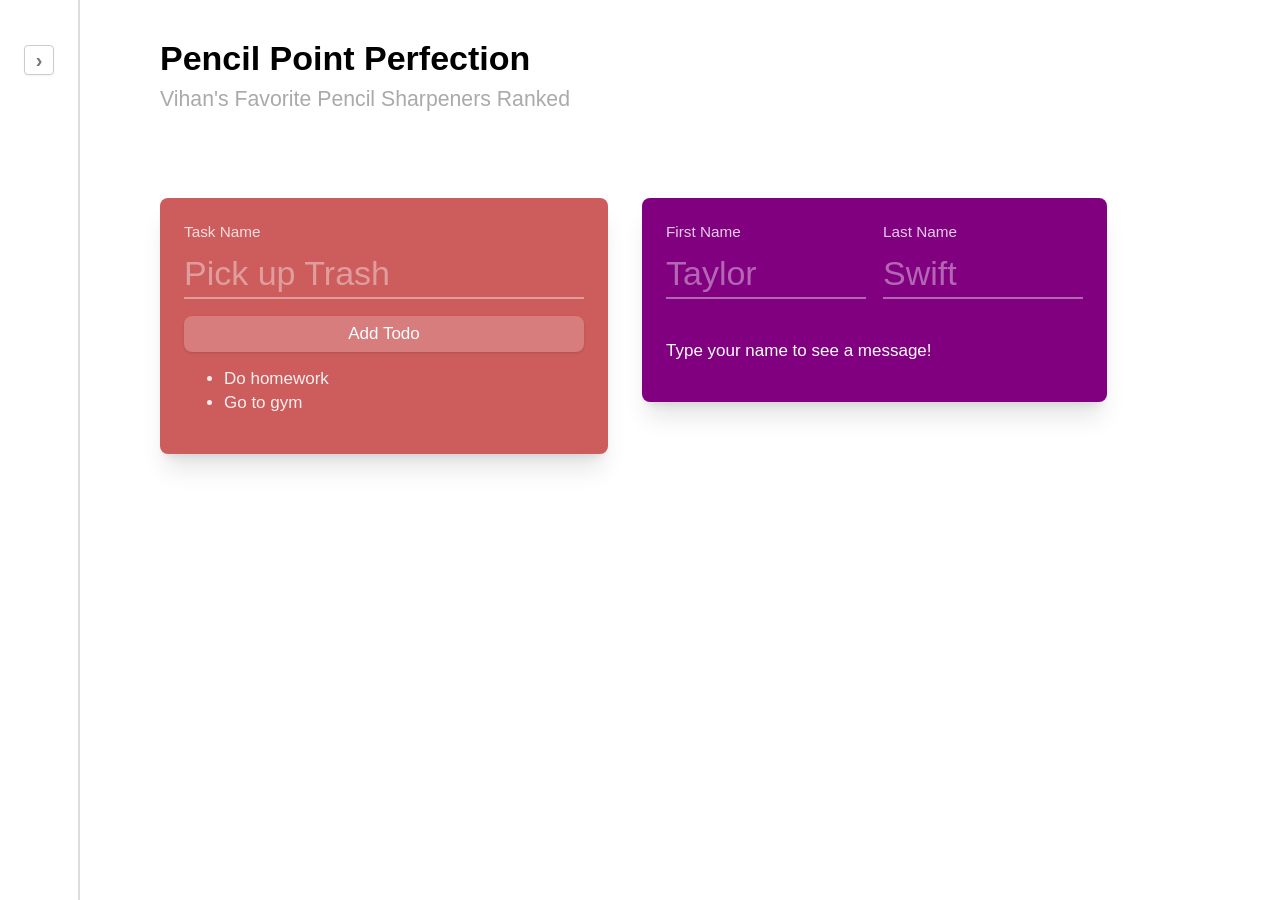
<file: index.html>
<!DOCTYPE html>
<html>
  <head>
    <meta charset="UTF-8" />
    <meta name="viewport" content="width=device-width, initial-scale=1.0" />
    <link rel="stylesheet" href="style.css" />
    <script src="script.js" type="text/javascript"></script>
    <title>Vitamin 3: CSS Layout</title>
  </head>
  <body>
    <aside id="sidebar" data-testid="sidebar">
      <div>
        <div>
          <button id="sidebar-button" data-testid="sidebar-button">›</button>
        </div>
        <div>
          <h3>Pencil Sharpeners</h3>
          <ul>
            <li><a>Prisma Premier</a></li>
            <li><a>Staedtler Mars 501</a></li>
            <li><a>Carl Angel-5</a></li>
          </ul>
        </div>
      </div>
    </aside>
    <main>
      <h1>Pencil Point Perfection</h1>
      <h2>Vihan's Favorite Pencil Sharpeners Ranked</h2>

      <div class="exercises">
        <div class="exercise exercise-1">
          <div>
            <label for="task-name">Task Name</label>
            <input
              type="text"
              id="task-name"
              name="task-name"
              placeholder="Pick up Trash"
            />
          </div>
          <button id="add-todo" data-testid="add-todo">Add Todo</button>
          <ul id="todo-list">
            <li>Do homework</li>
            <li>Go to gym</li>
          </ul>
        </div>
        <div class="exercise exercise-2">
          <div>
            <label for="first-name">First Name</label>
            <input
              type="text"
              id="first-name"
              name="first-name"
              placeholder="Taylor"
            />
          </div>
          <div>
            <label for="last-name">Last Name</label>
            <input
              type="text"
              id="last-name"
              name="last-name"
              placeholder="Swift"
            />
          </div>
          <p id="message" data-testid="message">
            Type your name to see a message!
          </p>
        </div>
      </div>
    </main>
  </body>
</html>
</file>
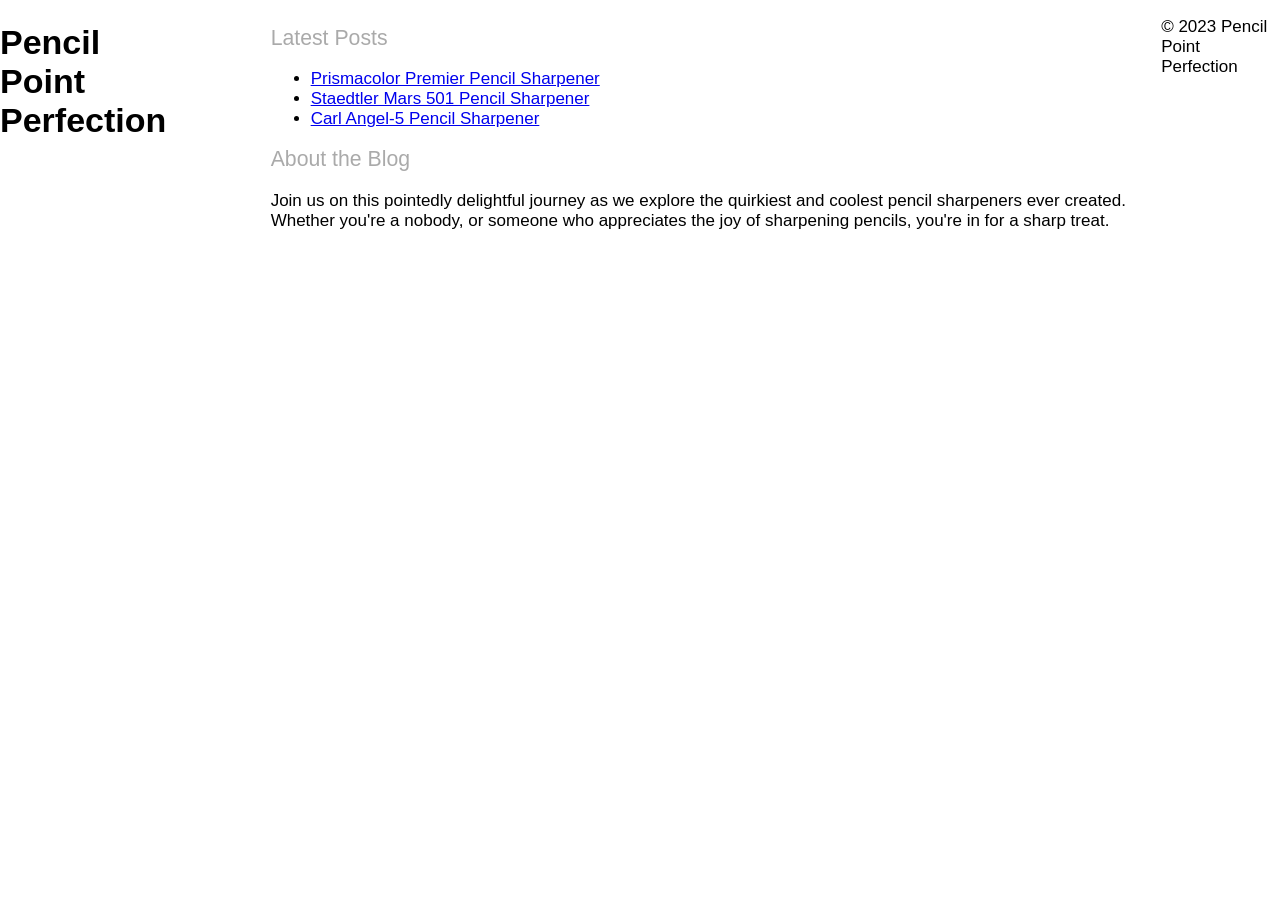
<file: pencil.html>
<!DOCTYPE html>
<html>
  <head>
    <title>Pencil Point Perfection: Vihan's Favorite Pencil Sharpeners</title>
    <link rel="stylesheet" href="style.css">
  </head>
  <body>
    <h1>Pencil Point Perfection</h1>
    <main>
      <section>
        <h2>Latest Posts</h2>
        <ul>
          <li>
            <a href="#">Prismacolor Premier Pencil Sharpener</a>
          </li>
          <li>
            <a href="#">Staedtler Mars 501 Pencil Sharpener</a>
          </li>
          <li>
            <a href="#">Carl Angel-5 Pencil Sharpener</a>
          </li>
        </ul>
      </section>
      <section>
        <h2>About the Blog</h2>
        <p>
          Join us on this pointedly delightful journey as we explore the
          quirkiest and coolest pencil sharpeners ever created. Whether you're a
          nobody, or someone who appreciates the joy of sharpening pencils,
          you're in for a sharp treat.
        </p>
      </section>
    </main>
    <footer>
      <p>&copy; 2023 Pencil Point Perfection</p>
    </footer>
  </body>

</html>
</file>
<file: style.css>
/** Global Styles */
* {
  box-sizing: border-box;
}

html,
body {
  font-family: -apple-system, BlinkMacSystemFont, "Segoe UI", Roboto, Helvetica,
    Arial, sans-serif, "Apple Color Emoji", "Segoe UI Emoji", "Segoe UI Symbol";
  width: 100%;
  height: 100%;
  margin: 0;
  padding: 0;
  font-size: 17px;
}

/** Layout Styles */
body {
  display: flex;
  flex-direction: row;
}

/** Main Styles */
main {
  padding: 16px;
  padding-left: 80px;
  position: relative;
}

h1 {
  margin-bottom: 0;
}

h2 {
  font-weight: normal;
  color: #aaa;
  font-size: 1.25rem;
  line-height: 1.3;
  margin: 0.5rem 0;
}

/** Button */
#sidebar-button {
  position: absolute;
  left: 24px;
  top: 45px;

  width: 30px;
  height: 30px;
  margin: 0;
  padding: 0;

  color: #777;
  background: #fff;
  border: 1px solid #ccc;
  outline: none;

  font-size: 20px;
  font-weight: bold;

  border-radius: 4px;
  box-shadow: 0 1px 2px 0 rgb(0 0 0 / 0.05);

  transition: background 0.1s ease-out;
  cursor: pointer;
}

#sidebar-button:hover {
  background: #efefef;
}

#sidebar-button:active {
  background: #eee;
}

/** Sidebar Styles */
aside {
  border-right: 2px solid #ddd;

  position: relative;

  width: 80px;
  overflow: hidden;
  transition: 0.3s ease width;
}

aside > div {
  position: absolute;
  width: 280px;
  display: flex;
  flex-direction: row;
}

aside > div > div {
  padding: 32px 28px;
}

aside.opened {
  width: 280px;
}

h3 {
  font-size: 1rem;
  font-weight: 500;
}

aside ul {
  list-style-type: none;
  margin: 0;
  padding: 0;

  font-size: 1rem;
}

aside ul > li {
  margin: 8px 0;
}

aside ul > li a {
  color: #aaa;
  transition: color 0.1s ease-in;
  cursor: pointer;
}

aside ul > li a:hover {
  color: purple;
}

/** Inputs */
.exercises {
  margin-top: 50px;
  display: flex;
  flex-wrap: wrap;
  align-items: flex-start;
}

.exercise {
  box-shadow: 0 20px 25px -5px rgb(0 0 0 / 0.1),
    0 8px 10px -6px rgb(0 0 0 / 0.1);

  margin-top: 2rem;
  margin-right: 2rem;
  padding: 24px 24px;
  border-radius: 8px;

  background: black;
  color: white;
}

.exercise ul {
  color: rgba(255, 255, 255, 0.9);
  margin: 1rem 0;
}

.exercise ul > li {
  margin: 4px 0;
}

/** Exercise 1 */
.exercise-1 {
  background: indianred;
}

.exercise-1 input[type="text"] {
  width: 400px;
}

/** Exercise 2 */
.exercise-2 {
  background: purple;
  display: inline-grid;
  grid-template-columns: 1fr 1fr;
  grid-template-rows: auto auto;
  gap: 1em 1em;
  grid-template-areas:
    "input1 input2"
    "output output";
}

.exercise-2 > :nth-child(1) {
  grid-area: input1;
}

.exercise-2 > :nth-child(2) {
  grid-area: input2;
}

.exercise-2 > :nth-child(3) {
  grid-area: output;
}

/** Inputs */
label {
  font-size: 0.9rem;
  font-weight: 400;
  color: rgba(255, 255, 255, 0.8);
}

input[type="text"] {
  display: block;

  margin: 8px 0;
  padding: 4px 0;

  font-size: 2rem;

  width: 200px;

  color: white;
  background: none;

  border: none;
  border-radius: 0;
  border-bottom: 2px solid rgba(255, 255, 255, 0.4);
}

input[type="text"]:focus {
  outline: none;
}

input[type="text"]::placeholder {
  color: rgba(255, 255, 255, 0.4);
}

button {
  display: block;
  width: 100%;

  background: rgba(255, 255, 255, 0.2);
  border: none;
  border-radius: 8px;

  box-shadow: 0 1px 3px 0 rgb(0 0 0 / 0.1), 0 1px 2px -1px rgb(0 0 0 / 0.1);

  margin: 1rem 0;
  padding: 8px 8px;

  font-size: 1rem;
  font-family: inherit;
  font-weight: 400;

  color: white;
  text-align: center;

  transition: background 0.1s ease;
  cursor: pointer;
}

button:hover {
  background: rgba(255, 255, 255, 0.3);
}
</file>
